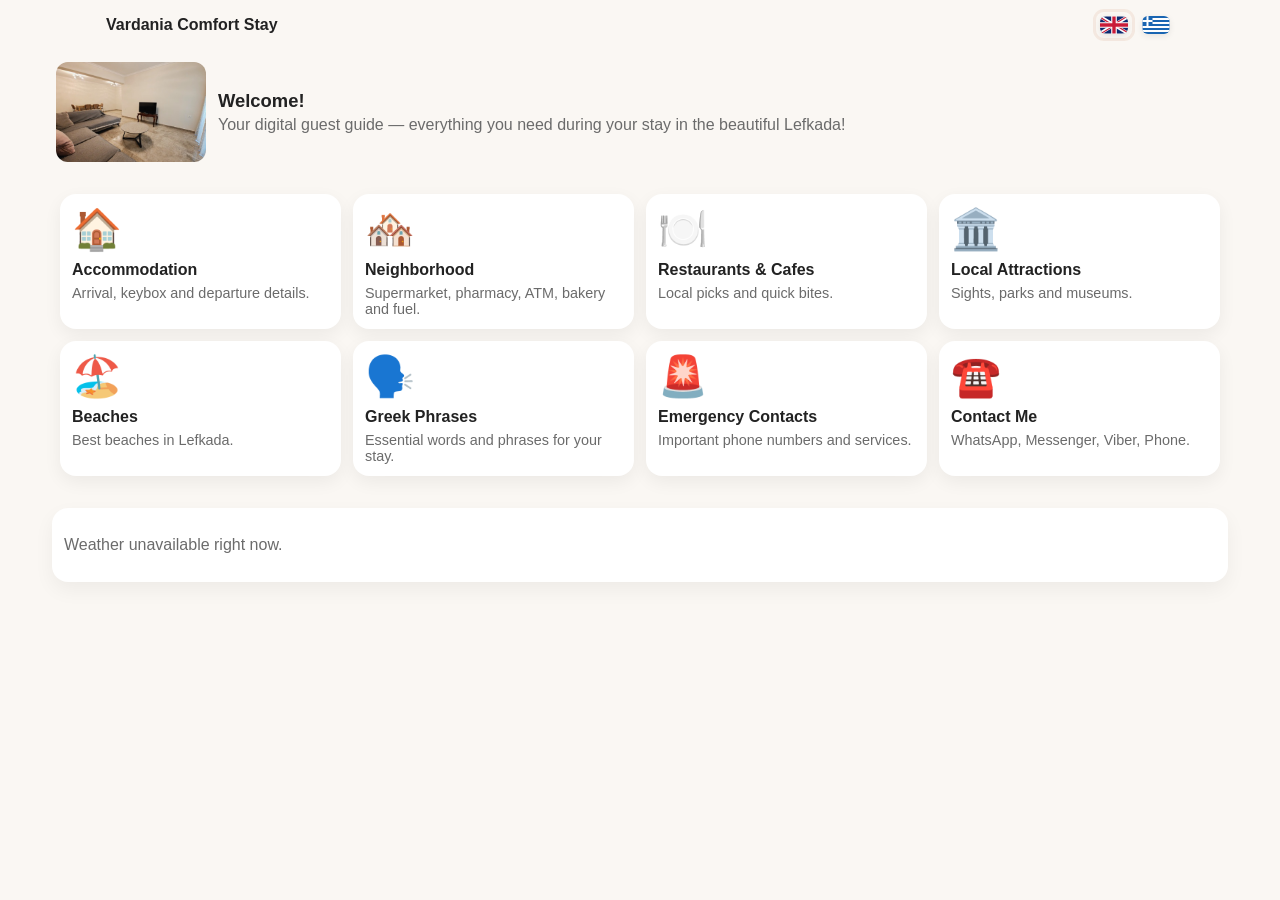
<file: index.html>
<!doctype html>
<html lang="en">
<head>
  <meta charset="utf-8" />
  <meta name="viewport" content="width=device-width,initial-scale=1" />
  <title>Apartment Guide</title>
  <link rel="icon" type="image/png" href="assets/images/favicon.png">
  <link rel="manifest" href="manifest.json" id="app-manifest">
  <meta name="theme-color" content="#c47a4a">
  <link rel="apple-touch-icon" href="assets/images/icon-192.png">
  <meta name="apple-mobile-web-app-capable" content="yes">
  <meta name="apple-mobile-web-app-status-bar-style" content="default">
  <link rel="stylesheet" href="assets/css/styles.css">
</head>
<body>
  <header class="site-header">
    <div class="header-left">
      <span class="site-name" data-site-name>Cozy City Apartment</span>
    </div>
    <div class="lang-switch" role="group" aria-label="Language switch">
      <button type="button" class="lang-btn active" data-lang="en" aria-label="Switch language to English">
        <img src="assets/images/flag-gb.svg" alt="English" class="flag-icon">
      </button>
      <button type="button" class="lang-btn" data-lang="gr" aria-label="Switch language to Greek">
        <img src="assets/images/flag-gr.svg" alt="Greek" class="flag-icon">
      </button>
    </div>
  </header>

  <main>
    <section class="hero">
      <img src="assets/images/hero.svg" alt="Apartment" class="hero-img" width="150" height="100">
      <div class="hero-text">
        <h2 data-welcome-title>Welcome!</h2>
        <p data-welcome-text>Your digital guest guide — everything you need during your stay.</p>
      </div>
    </section>

    <section class="menu-grid" aria-label="Main navigation">
      <a class="card" href="pages/accommodation.html" data-card-id="checkin">
        <span class="card-icon">🏠</span>
        <h3>Accommodation</h3>
        <p>Arrival, keybox and departure details.</p>
      </a>
      
      <a class="card" href="pages/neighborhood.html" data-card-id="neighborhood">
        <span class="card-icon">🏘️</span>
        <h3>Neighborhood</h3>
        <p>Supermarket, pharmacy, ATM, bakery and fuel.</p>
      </a>

      <a class="card" href="pages/restaurants.html" data-card-id="restaurants">
        <span class="card-icon">🍽️</span>
        <h3>🍽 Restaurants</h3>
        <p>Our local picks and quick bites.</p>
      </a>

      <a class="card" href="pages/attractions.html" data-card-id="attractions">
        <span class="card-icon">🏛️</span>
        <h3>Local Attractions</h3>
        <p>Sights, parks and museums nearby.</p>
      </a>

      <a class="card" href="pages/beaches.html" data-card-id="beaches">
        <span class="card-icon">🏖️</span>
        <h3>Beaches</h3>
        <p>Best beaches in Lefkada.</p>
      </a>

      <a class="card" href="pages/phrases.html" data-card-id="phrases">
        <span class="card-icon">🗣️</span>
        <h3>Greek Phrases</h3>
        <p>Essential words and phrases for your stay.</p>
      </a>
      
      <a class="card" href="pages/emergency.html" data-card-id="emergency">
        <span class="card-icon">🚨</span>
        <h3>Emergency Contacts</h3>
        <p>Important phone numbers and services.</p>
      </a>

      <a class="card" href="pages/contacts.html" data-card-id="contacts">
        <span class="card-icon">☎️</span>
        <h3>Contact Me </h3>
        <p>WhatsApp, Messenger, Viber and Phone.</p>
      </a>
    </section>
    <a class="weather-section" id="weather-section" aria-label="Open detailed weather for Lefkada (opens in new tab)" href="https://www.kairosradar.gr/kairos/leukada/10714543" target="_blank" rel="noopener noreferrer">
      <div class="weather-top" role="presentation">
        <div class="weather-location" id="weather-location">Lefkada</div>
        <div class="weather-right">
          <div class="weather-current-icon" id="weather-current-icon" aria-hidden="true"></div>
          <div class="weather-current-main">
            <div class="weather-current-temp" id="weather-current-temp">--°C</div>
            <div class="weather-desc" id="weather-desc">--</div>
          </div>
        </div>
      </div>
      <div class="forecast-row" id="forecast-row" aria-hidden="false"></div>
    </a>
  </main>

  <script src="assets/js/app.js"></script>
</body>
</html>
</file>
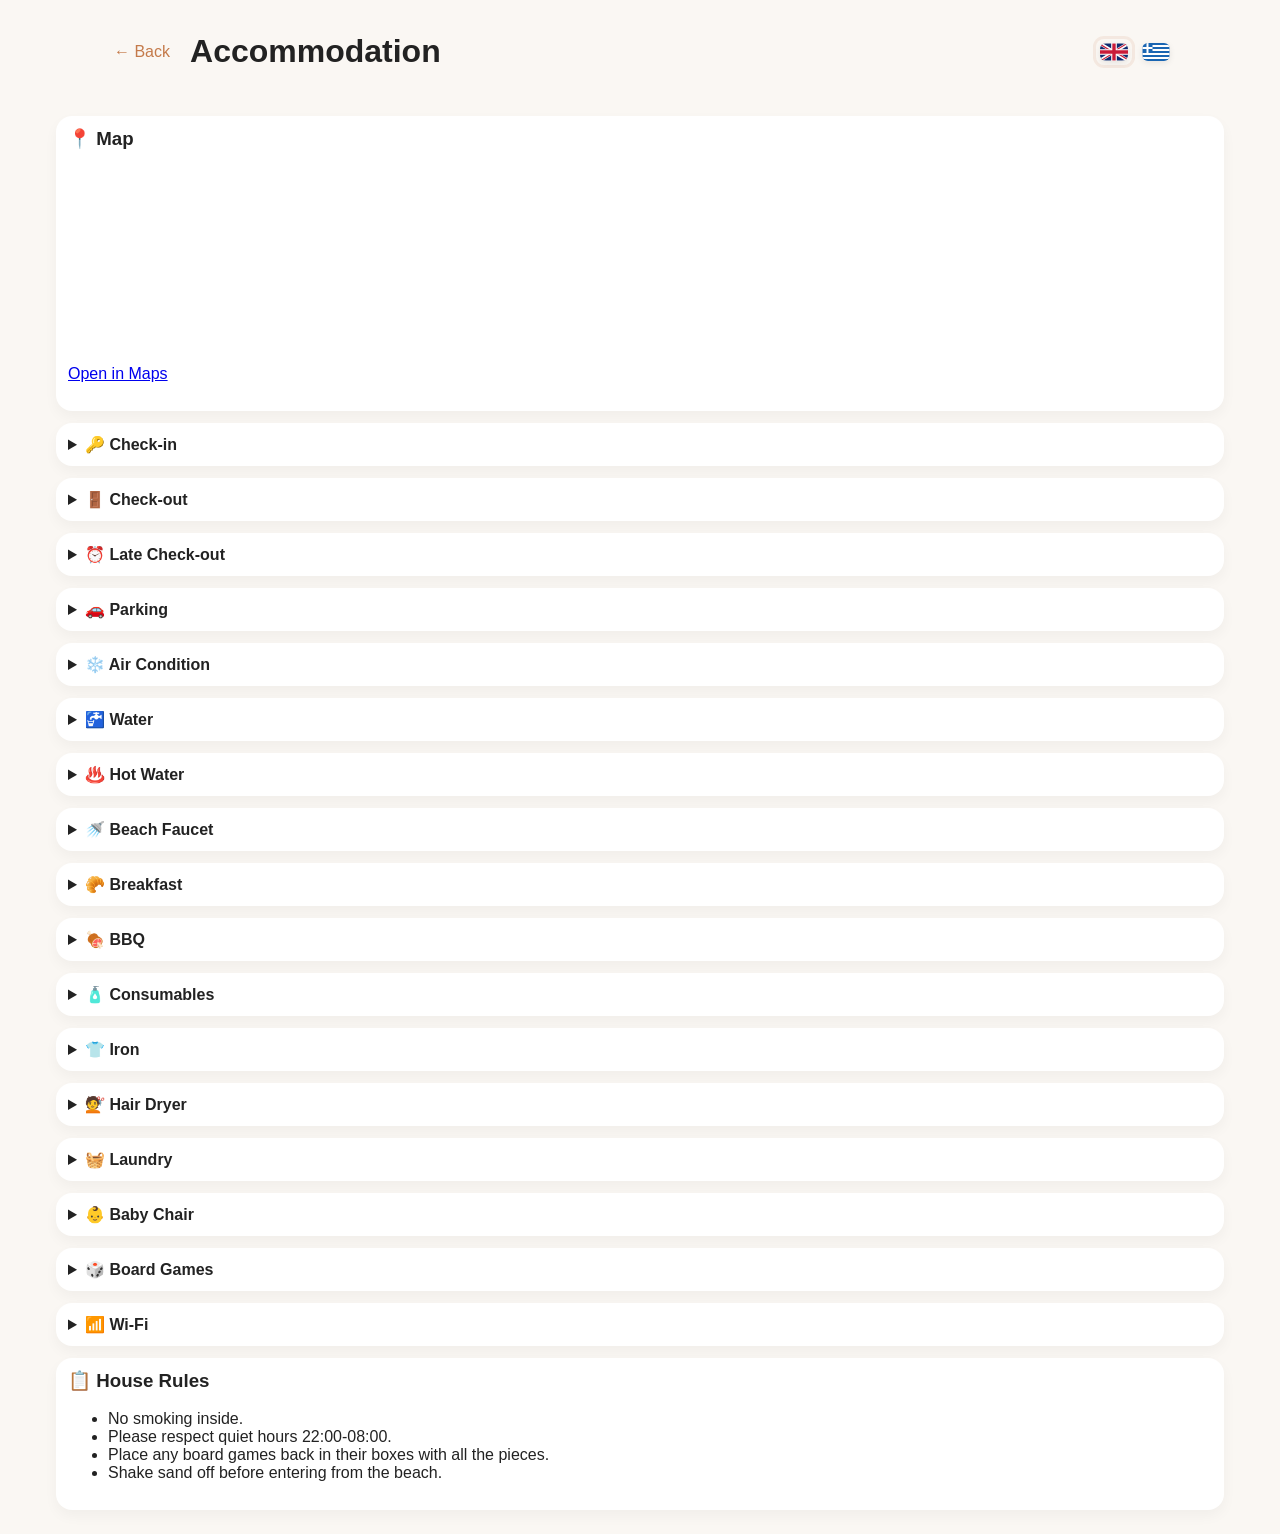
<file: pages/accommodation.html>
<!doctype html>
<html lang="en">
<head>
  <meta charset="utf-8" />
  <meta name="viewport" content="width=device-width,initial-scale=1" />
  <title>Check-in — Apartment Guide</title>
  <link rel="icon" type="image/png" href="../assets/images/favicon.png">
  <link rel="manifest" href="../manifest.json" id="app-manifest">
  <meta name="theme-color" content="#c47a4a">
  <link rel="apple-touch-icon" href="../assets/images/icon-192.png">
  <meta name="apple-mobile-web-app-capable" content="yes">
  <meta name="apple-mobile-web-app-status-bar-style" content="default">
  <link rel="stylesheet" href="../assets/css/styles.css">
</head>
<body>
  <header class="page-header">
    <button class="back" onclick="history.back()" data-i18n="back" aria-label="Back">← Back</button>
    <h1>Accommodation</h1>
    <div class="lang-switch" role="group" aria-label="Language switch">
      <button type="button" class="lang-btn active" data-lang="en" aria-label="Switch language to English">
        <img src="../assets/images/flag-gb.svg" alt="English" class="flag-icon">
      </button>
      <button type="button" class="lang-btn" data-lang="gr" aria-label="Switch language to Greek">
        <img src="../assets/images/flag-gr.svg" alt="Greek" class="flag-icon">
      </button>
    </div>
  </header>

  <main class="page-content" data-page="accommodation">
    <!-- content injected by app.js -->
  </main>

  <script src="../assets/js/app.js"></script>
</body>
</html>
</file>
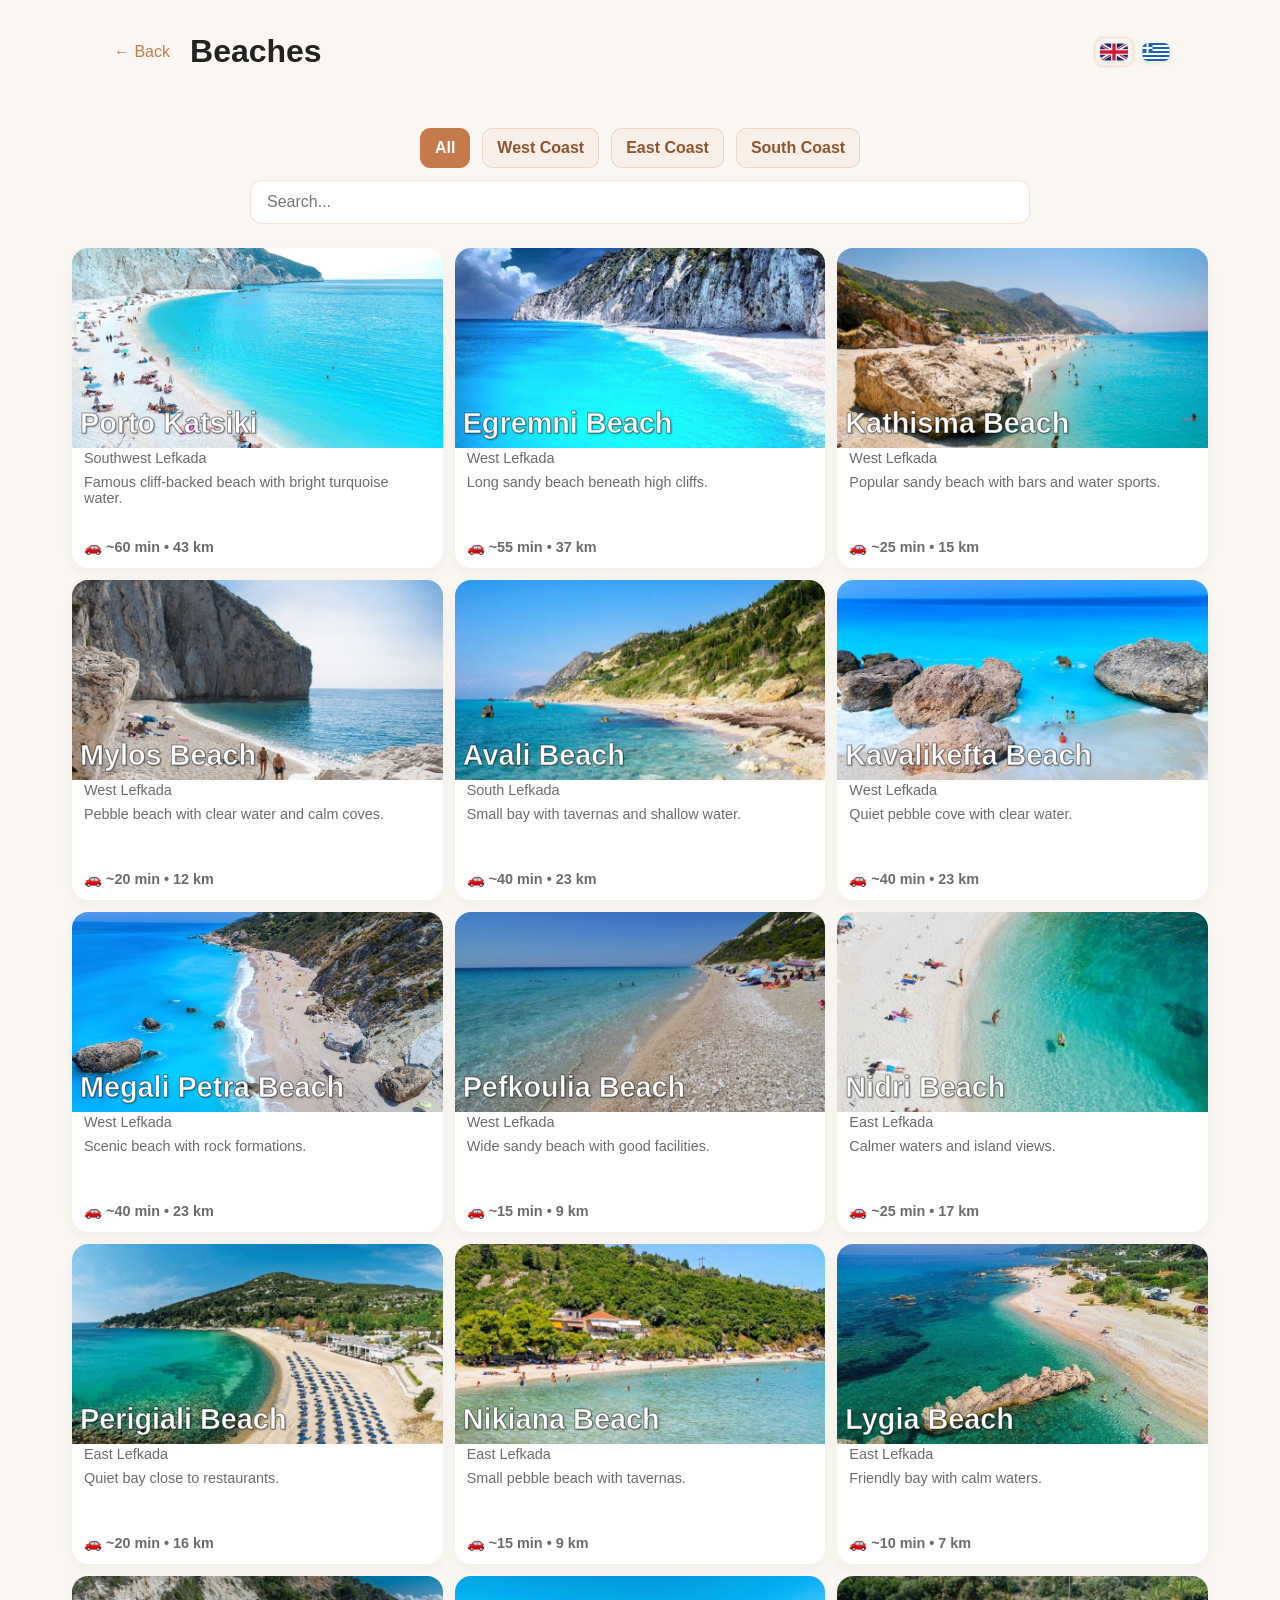
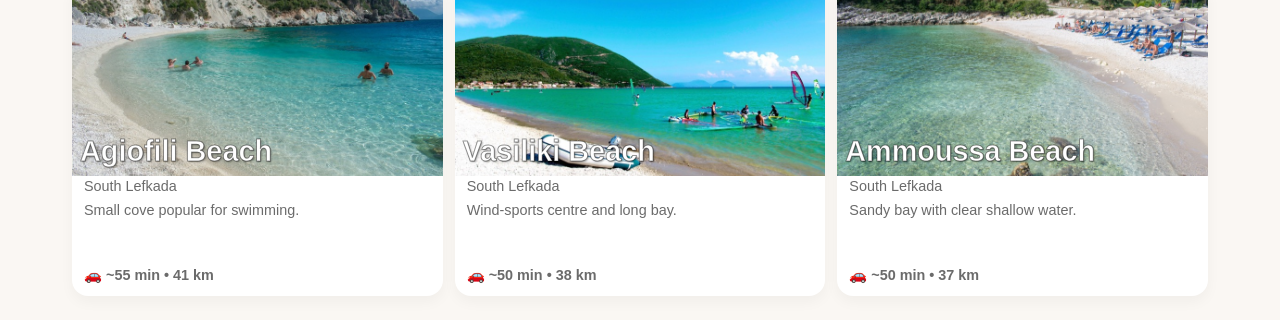
<file: pages/beaches.html>
<!doctype html>
<html lang="en">
<head>
  <meta charset="utf-8" />
  <meta name="viewport" content="width=device-width,initial-scale=1" />
  <title>Beaches — Apartment Guide</title>
  <link rel="icon" type="image/png" href="../assets/images/favicon.png">
  <link rel="manifest" href="../manifest.json" id="app-manifest">
  <meta name="theme-color" content="#c47a4a">
  <link rel="apple-touch-icon" href="../assets/images/icon-192.png">
  <meta name="apple-mobile-web-app-capable" content="yes">
  <meta name="apple-mobile-web-app-status-bar-style" content="default">
  <link rel="stylesheet" href="../assets/css/styles.css">
</head>
<body>
  <header class="page-header">
    <button class="back" onclick="history.back()" data-i18n="back" aria-label="Back">← Back</button>
    <h1>Beaches</h1>
    <div class="lang-switch" role="group" aria-label="Language switch">
      <button type="button" class="lang-btn" data-lang="en" aria-label="Switch language to English">
        <img src="../assets/images/flag-gb.svg" alt="English" class="flag-icon">
      </button>
      <button type="button" class="lang-btn" data-lang="gr" aria-label="Switch language to Greek">
        <img src="../assets/images/flag-gr.svg" alt="Greek" class="flag-icon">
      </button>
    </div>
  </header>

  <main class="page-content" data-page="beaches">
    <!-- beaches rendered here -->
  </main>

  <script src="../assets/js/app.js"></script>
</body>
</html>
</file>
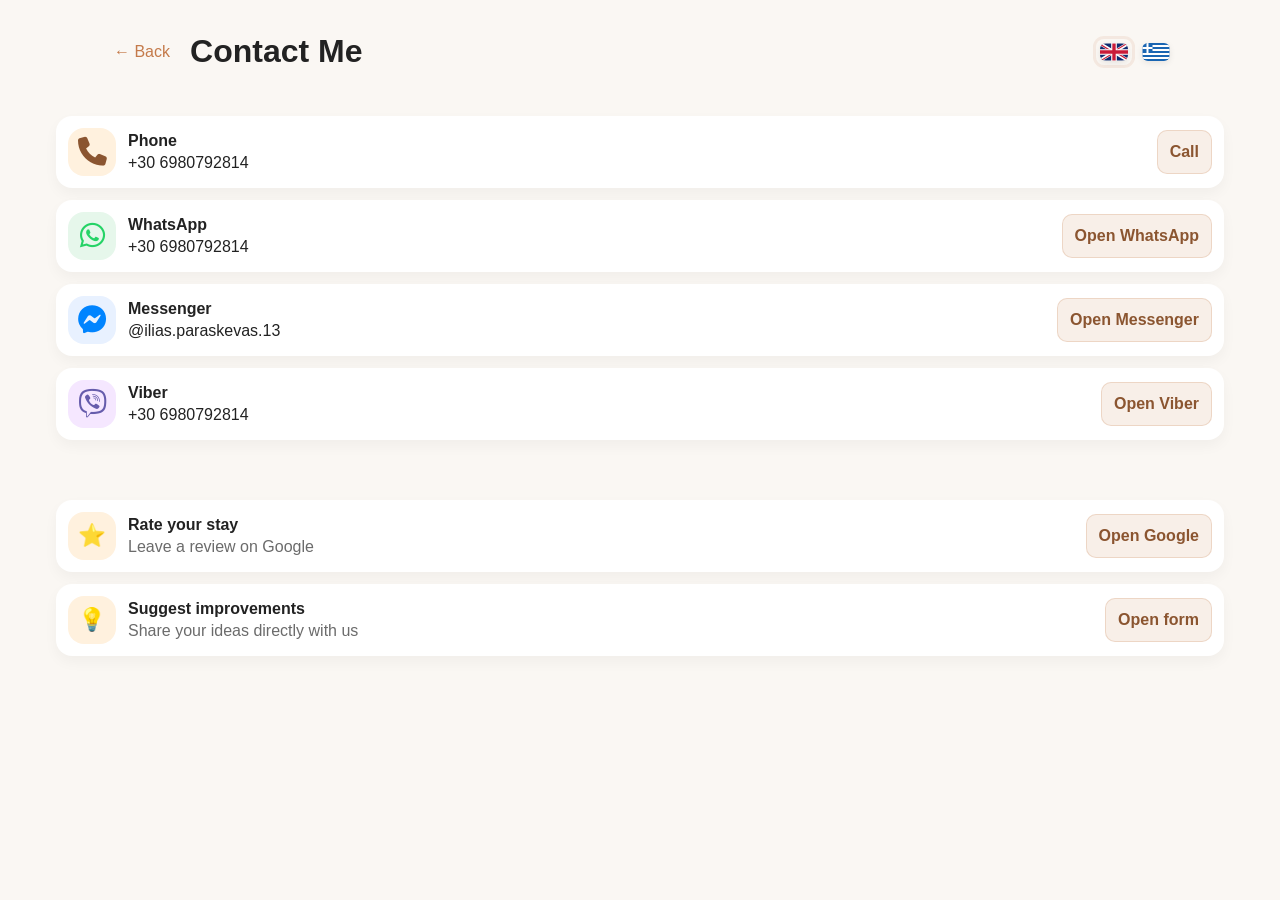
<file: pages/contacts.html>
<!doctype html>
<html lang="en">
<head>
  <meta charset="utf-8" />
  <meta name="viewport" content="width=device-width,initial-scale=1" />
  <title>Contact — Apartment Guide</title>
  <link rel="icon" type="image/png" href="../assets/images/favicon.png">
  <link rel="manifest" href="../manifest.json" id="app-manifest">
  <meta name="theme-color" content="#c47a4a">
  <link rel="apple-touch-icon" href="../assets/images/icon-192.png">
  <meta name="apple-mobile-web-app-capable" content="yes">
  <meta name="apple-mobile-web-app-status-bar-style" content="default">
  <link rel="stylesheet" href="https://cdnjs.cloudflare.com/ajax/libs/font-awesome/6.4.0/css/all.min.css">
  <link rel="stylesheet" href="../assets/css/styles.css">
</head>
<body>
  <header class="page-header">
    <button class="back" onclick="history.back()" data-i18n="back" aria-label="Back">← Back</button>
    <h1>Contact</h1>
    <div class="lang-switch" role="group" aria-label="Language switch">
      <button type="button" class="lang-btn" data-lang="en" aria-label="Switch language to English">
        <img src="../assets/images/flag-gb.svg" alt="English" class="flag-icon">
      </button>
      <button type="button" class="lang-btn" data-lang="gr" aria-label="Switch language to Greek">
        <img src="../assets/images/flag-gr.svg" alt="Greek" class="flag-icon">
      </button>
    </div>
  </header>

  <main class="page-content" data-page="contacts">
    <!-- injected -->
  </main>

  <script src="../assets/js/app.js"></script>
</body>
</html>
</file>
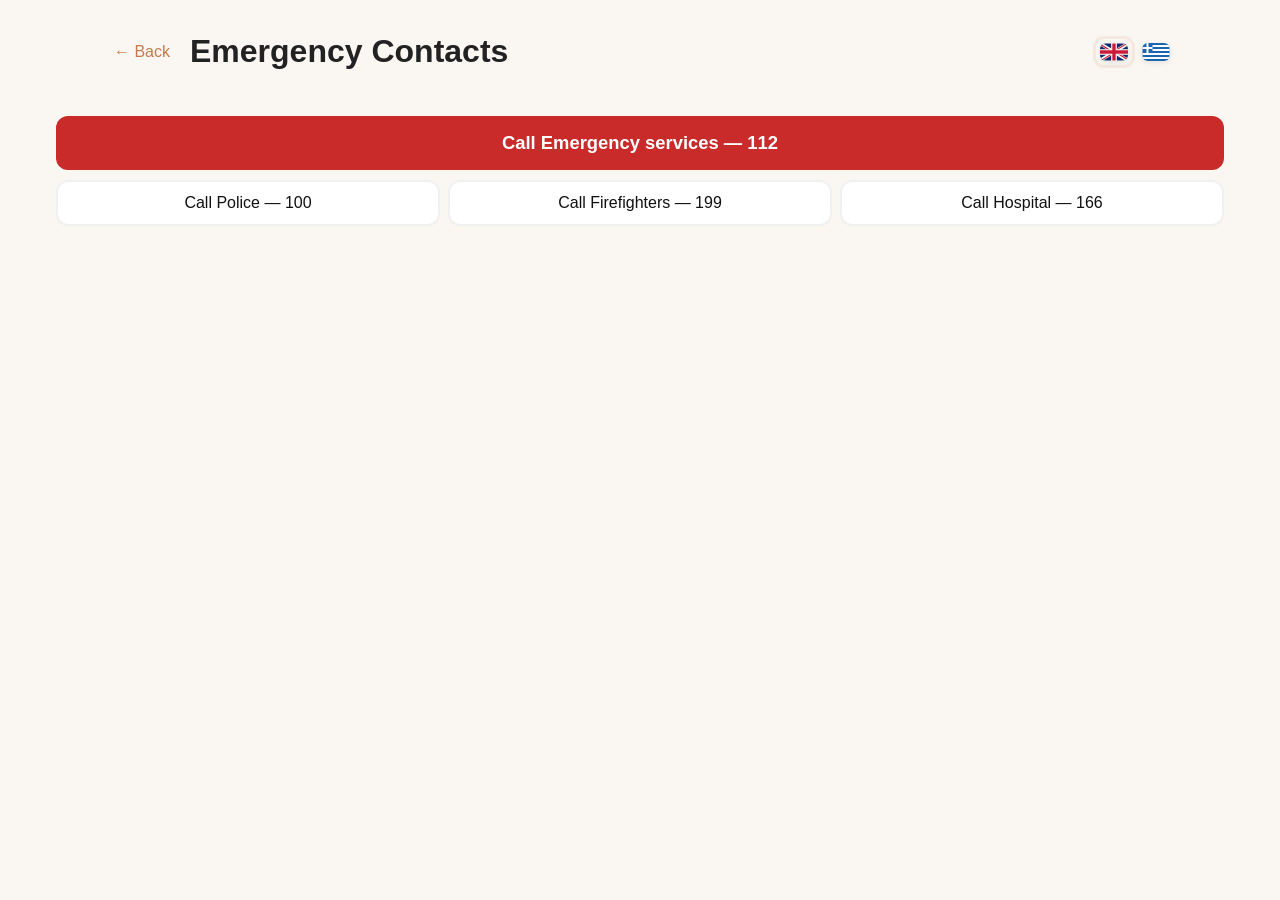
<file: pages/emergency.html>
<!doctype html>
<html lang="en">
<head>
  <meta charset="utf-8" />
  <meta name="viewport" content="width=device-width,initial-scale=1" />
  <title>Emergency — Apartment Guide</title>
  <link rel="icon" type="image/png" href="../assets/images/favicon.png">
  <link rel="manifest" href="../manifest.json" id="app-manifest">
  <meta name="theme-color" content="#c47a4a">
  <link rel="apple-touch-icon" href="../assets/images/icon-192.png">
  <meta name="apple-mobile-web-app-capable" content="yes">
  <meta name="apple-mobile-web-app-status-bar-style" content="default">
  <link rel="stylesheet" href="../assets/css/styles.css">
</head>
<body>
  <header class="page-header">
    <button class="back" onclick="history.back()" data-i18n="back" aria-label="Back">← Back</button>
    <h1>Emergency Contacts</h1>
    <div class="lang-switch" role="group" aria-label="Language switch">
      <button type="button" class="lang-btn active" data-lang="en" aria-label="Switch language to English">
        <img src="../assets/images/flag-gb.svg" alt="English" class="flag-icon">
      </button>
      <button type="button" class="lang-btn" data-lang="gr" aria-label="Switch language to Greek">
        <img src="../assets/images/flag-gr.svg" alt="Greek" class="flag-icon">
      </button>
    </div>
  </header>

  <main class="page-content" data-page="emergency">
    <!-- content injected by app.js -->
  </main>

  <script src="../assets/js/app.js"></script>
</body>
</html>
</file>
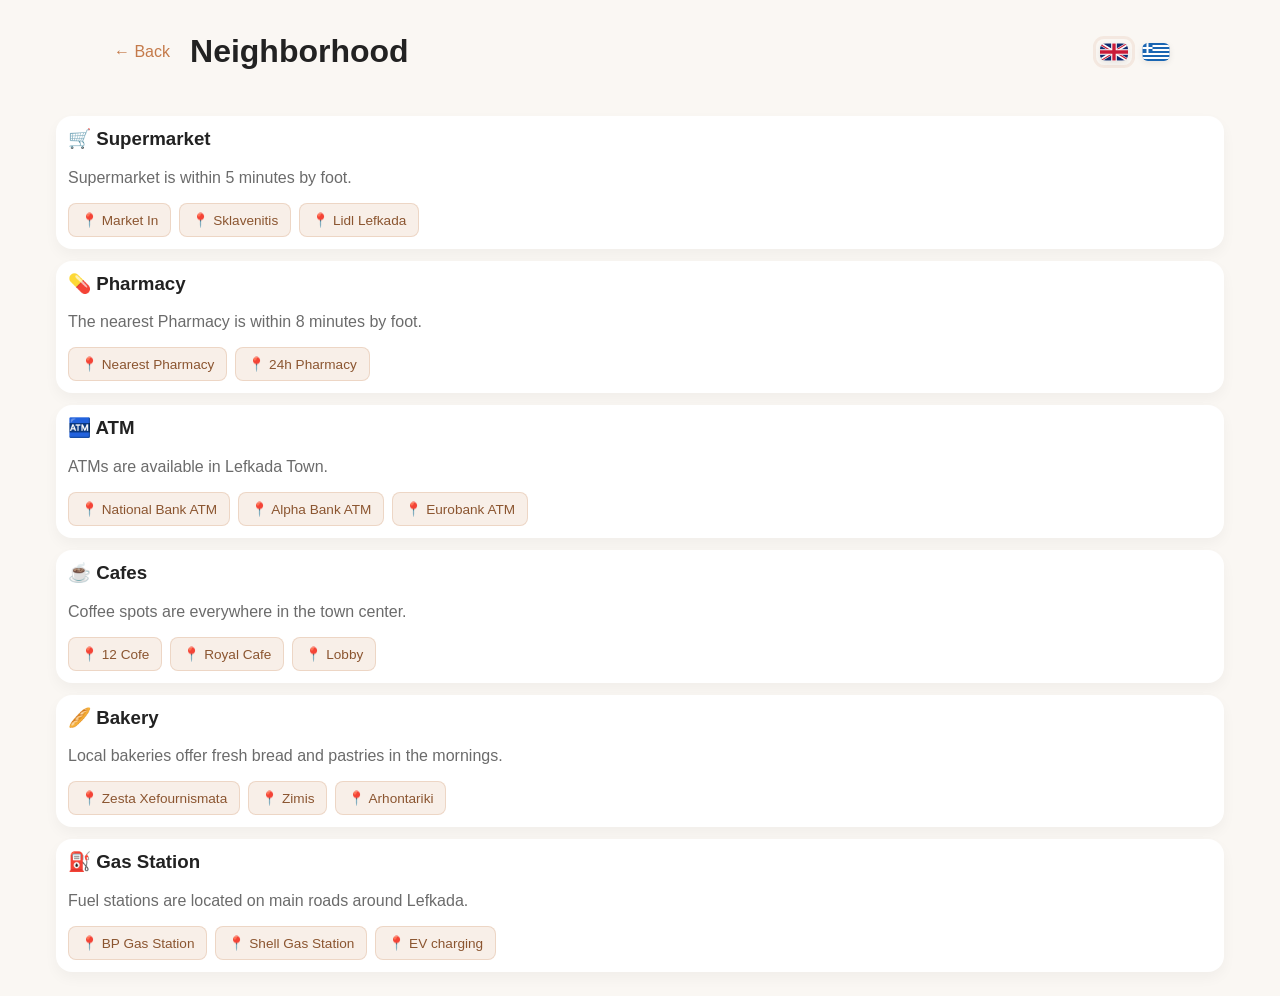
<file: pages/neighborhood.html>
<!doctype html>
<html lang="en">
<head>
  <meta charset="utf-8" />
  <meta name="viewport" content="width=device-width,initial-scale=1" />
  <title>Neighborhood — Apartment Guide</title>
  <link rel="icon" type="image/png" href="../assets/images/favicon.png">
  <link rel="manifest" href="../manifest.json" id="app-manifest">
  <meta name="theme-color" content="#c47a4a">
  <link rel="apple-touch-icon" href="../assets/images/icon-192.png">
  <meta name="apple-mobile-web-app-capable" content="yes">
  <meta name="apple-mobile-web-app-status-bar-style" content="default">
  <link rel="stylesheet" href="../assets/css/styles.css">
</head>
<body>
  <header class="page-header">
    <button class="back" onclick="history.back()" data-i18n="back" aria-label="Back">← Back</button>
    <h1></h1>
    <div class="lang-switch" role="group" aria-label="Language switch">
      <button type="button" class="lang-btn" data-lang="en">
        <img src="../assets/images/flag-gb.svg" alt="English" class="flag-icon">
      </button>
      <button type="button" class="lang-btn" data-lang="gr">
        <img src="../assets/images/flag-gr.svg" alt="Greek" class="flag-icon">
      </button>
    </div>
  </header>
  <main class="page-content" data-page="neighborhood">
    <!-- content populated by app.js from data/content.{en,gr}.json -->
  </main>
  <script src="../assets/js/app.js"></script>
</body>
</html>
</file>
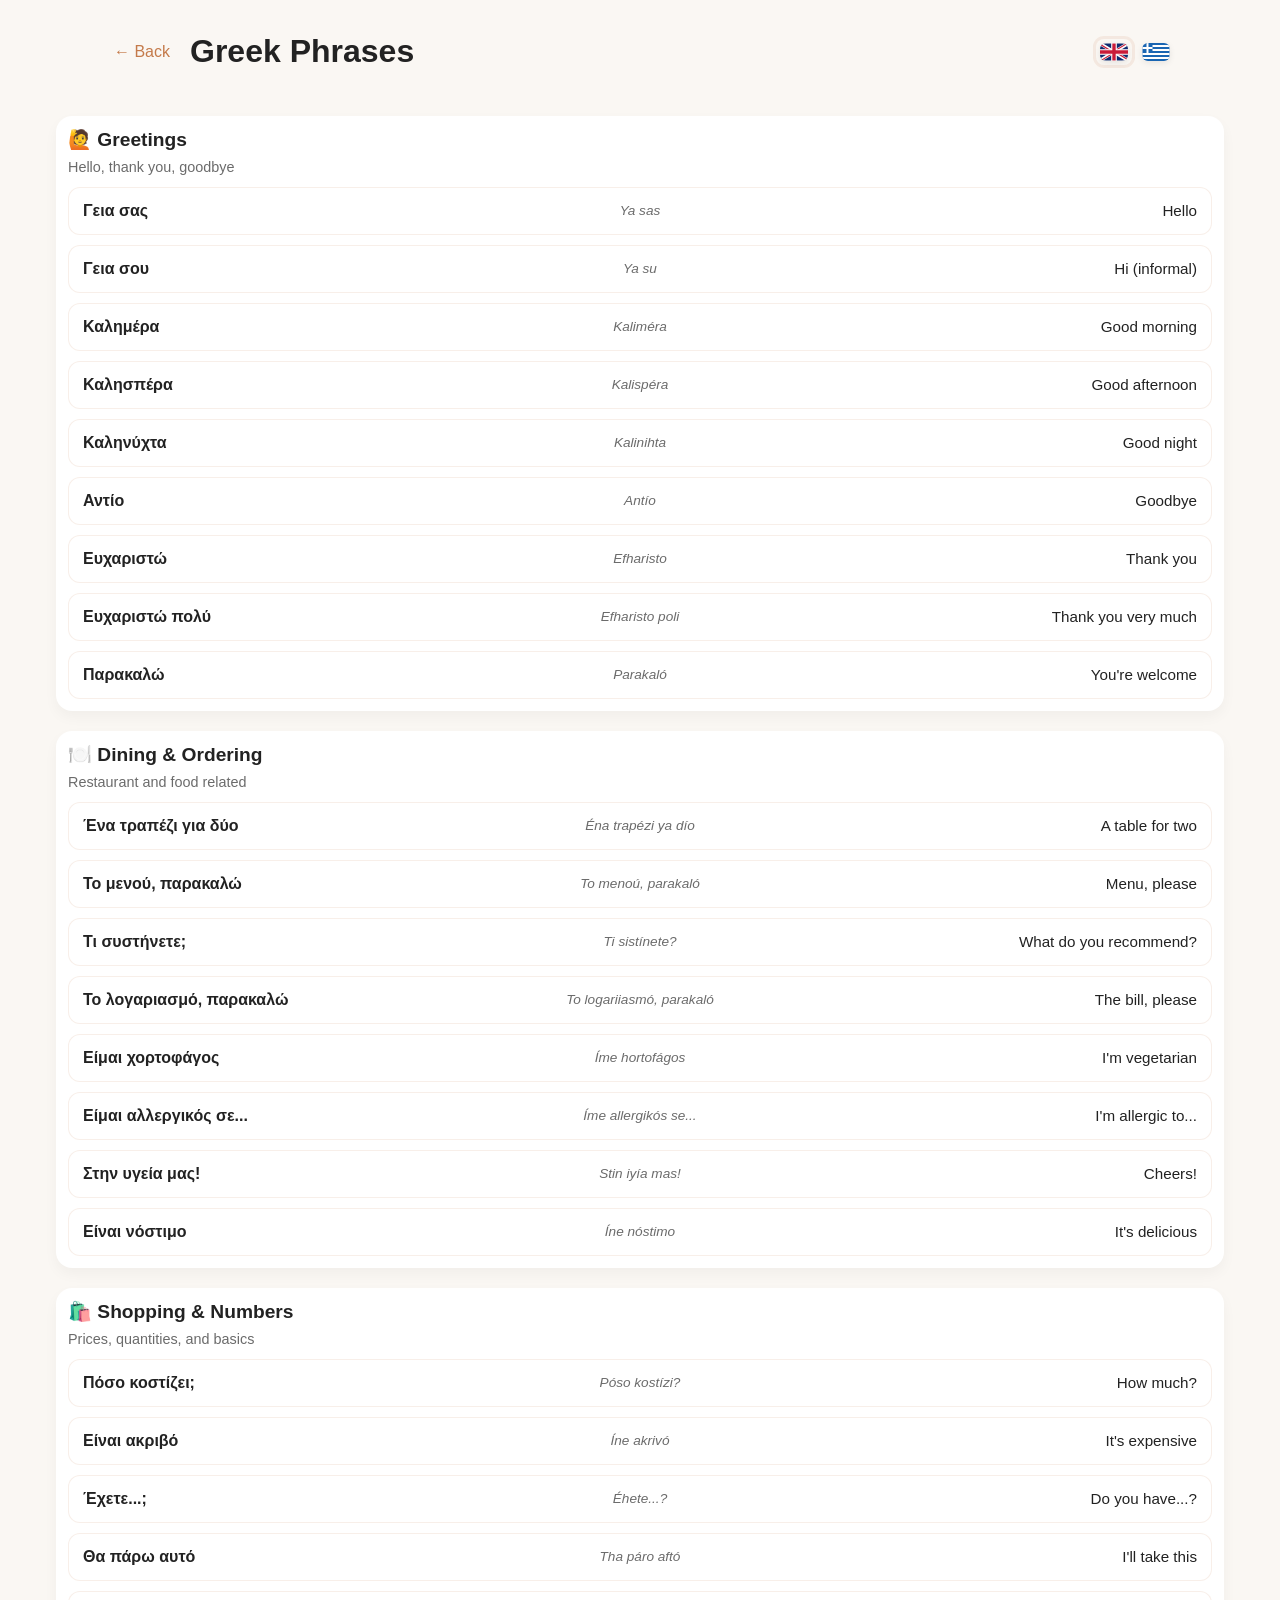
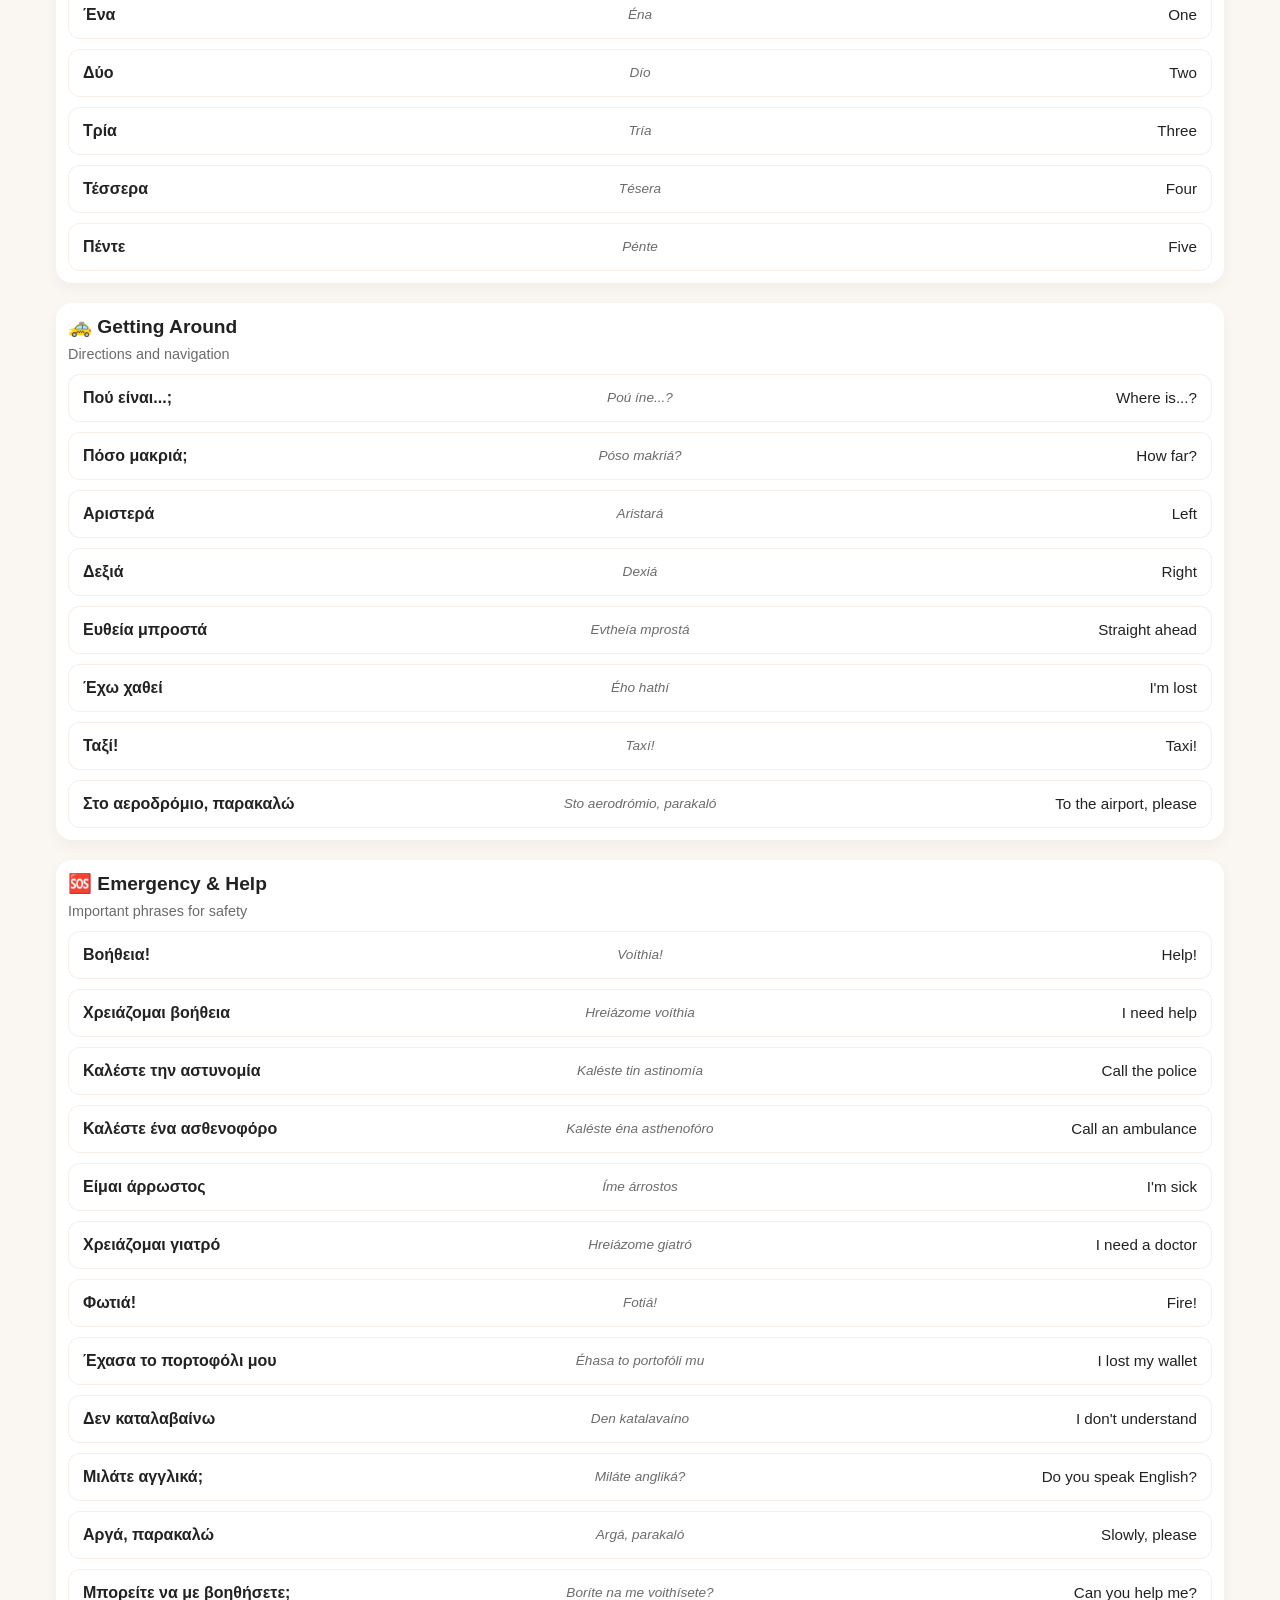
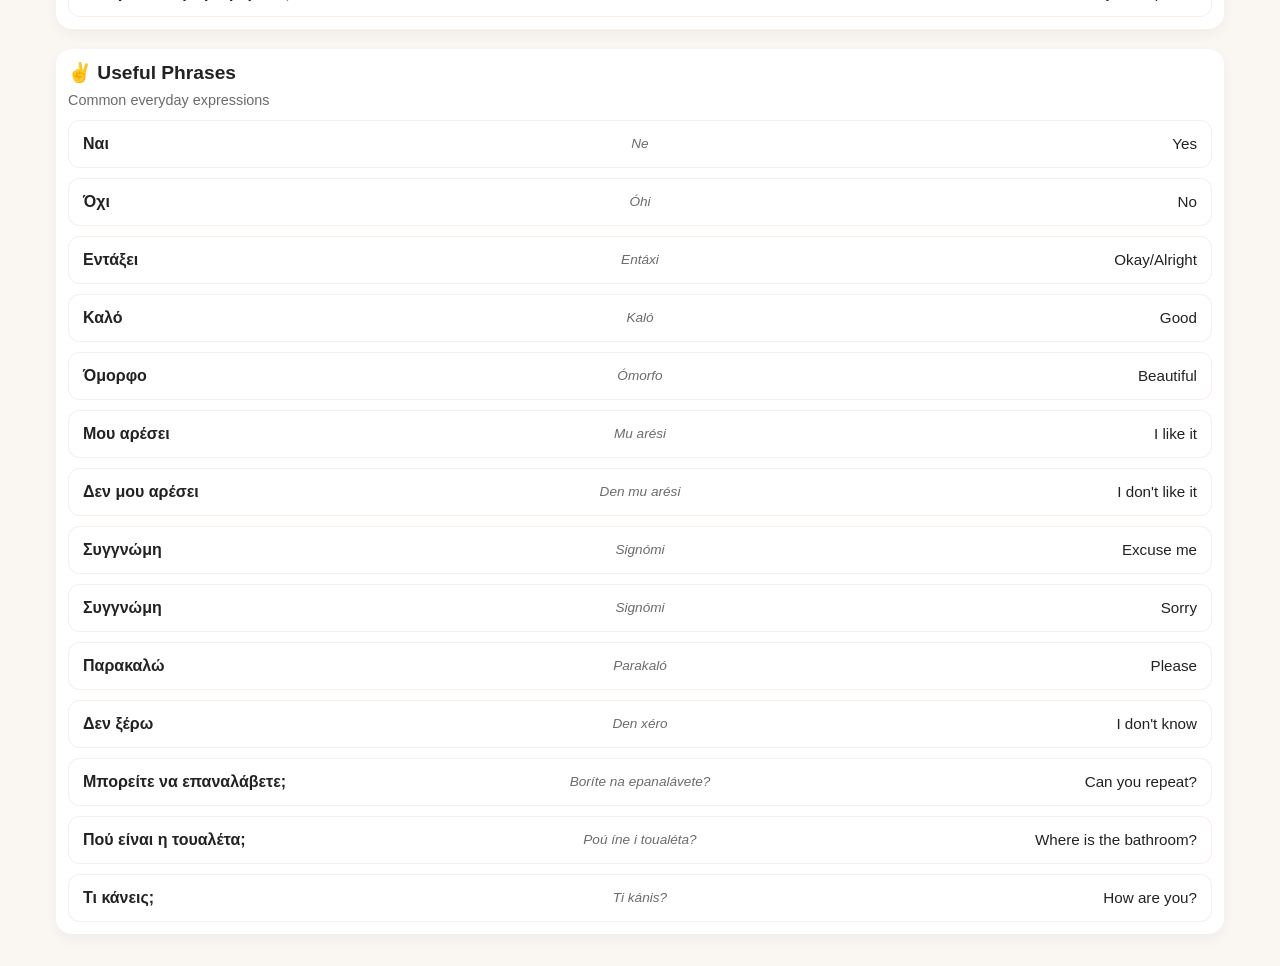
<file: pages/phrases.html>
<!doctype html>
<html lang="en">
<head>
  <meta charset="utf-8" />
  <meta name="viewport" content="width=device-width,initial-scale=1" />
  <title>Greek Phrases — Apartment Guide</title>
  <link rel="icon" type="image/png" href="../assets/images/favicon.png">
  <link rel="manifest" href="../manifest.json" id="app-manifest">
  <meta name="theme-color" content="#c47a4a">
  <link rel="apple-touch-icon" href="../assets/images/icon-192.png">
  <meta name="apple-mobile-web-app-capable" content="yes">
  <meta name="apple-mobile-web-app-status-bar-style" content="default">
  <link rel="stylesheet" href="../assets/css/styles.css">
</head>
<body>
  <header class="page-header">
    <button class="back" onclick="history.back()" data-i18n="back" aria-label="Back">← Back</button>
    <h1>Greek Phrases</h1>
    <div class="lang-switch" role="group" aria-label="Language switch">
      <button type="button" class="lang-btn" data-lang="en" aria-label="Switch language to English">
        <img src="../assets/images/flag-gb.svg" alt="English" class="flag-icon">
      </button>
      <button type="button" class="lang-btn" data-lang="gr" aria-label="Switch language to Greek">
        <img src="../assets/images/flag-gr.svg" alt="Greek" class="flag-icon">
      </button>
    </div>
  </header>

  <main class="page-content" data-page="phrases">
    <!-- injected -->
  </main>

  <script src="../assets/js/app.js"></script>
</body>
</html>
</file>
<file: assets/css/styles.css>
:root {
  --bg: #faf7f3;
  --card: #fff;
  --muted: #6b6b6b;
  --accent: #c47a4a;
  --radius: 12px;
}
* {
  box-sizing: border-box;
}
body {
  font-family:
    -apple-system, BlinkMacSystemFont, "Segoe UI", Roboto, "Helvetica Neue",
    Arial;
  margin: 0;
  background: var(--bg);
  color: #222;
}
.site-header {
  display: flex;
  justify-content: space-between;
  align-items: center;
  padding: 12px 16px;
  background: transparent;
  gap: 12px;
}
.header-left {
  display: flex;
  align-items: center;
  gap: 12px;
}
.apt-name {
  font-size: 1rem;
  margin: 0;
}
.site-name {
  font-size: 1rem;
  font-weight: 600;
  white-space: nowrap;
  overflow: hidden;
  text-overflow: ellipsis;
  max-width: 240px;
}
.lang-switch {
  margin-left: auto;
  display: flex;
  gap: 6px;
  align-items: center;
}
.lang-btn {
  background: transparent;
  border: 0;
  padding: 4px;
  border-radius: 8px;
  margin-left: 0;
  line-height: 1;
  cursor: pointer;
  display: inline-flex;
  align-items: center;
  justify-content: center;
}
.flag-icon {
  width: 28px;
  height: 18px;
  border-radius: 6px;
  display: block;
  box-shadow: 0 2px 6px rgba(0, 0, 0, 0.08);
}
.lang-btn.active,
.lang-btn[aria-pressed="true"] {
  box-shadow: 0 0 0 3px rgba(196, 122, 74, 0.12);
}
.lang-btn {
  opacity: 0.95;
}
.lang-btn:focus {
  outline: 3px solid rgba(196, 122, 74, 0.18);
  outline-offset: 2px;
}

.hero {
  display: flex;
  align-items: center;
  gap: 12px;
  padding: 12px 16px;
}
.hero-img {
  width: 110px;
  height: 80px;
  border-radius: 12px;
  object-fit: cover;
  flex-shrink: 0;
}
.hero-text h2 {
  margin: 0;
  font-size: 1.15rem;
}
.hero-text p {
  margin: 4px 0 0;
  color: var(--muted);
}

.menu-grid {
  display: grid;
  grid-template-columns: repeat(2, 1fr);
  gap: 12px;
  padding: 12px;
}
.card {
  display: block;
  background: var(--card);
  padding: 12px;
  border-radius: 16px;
  text-decoration: none;
  color: inherit;
  box-shadow: 0 6px 18px rgba(0, 0, 0, 0.06);
  transition:
    transform 0.12s ease,
    box-shadow 0.12s ease;
}
.card:hover {
  transform: translateY(-4px);
  box-shadow: 0 10px 30px rgba(0, 0, 0, 0.09);
}
.card:active {
  transform: translateY(-1px);
}
.card-icon {
  font-size: 40px;
  display: block;
  margin-bottom: 8px;
}
.card h3 {
  margin: 0 0 6px;
  font-size: 1rem;
}
.card p {
  margin: 0;
  color: var(--muted);
  font-size: 0.9rem;
}

/* Page layout */
.page-header {
  display: flex;
  align-items: center;
  gap: 12px;
  padding: 12px 16px;
  background: transparent;
  flex-wrap: wrap;
}
.back {
  background: transparent;
  border: none;
  color: var(--accent);
  font-size: 1rem;
  padding: 8px;
  border-radius: 8px;
}
.page-content {
  padding: 12px 16px;
}
.section {
  background: var(--card);
  padding: 12px;
  border-radius: 16px;
  margin-bottom: 12px;
  box-shadow: 0 6px 14px rgba(0, 0, 0, 0.04);
}
.section h3 {
  margin-top: 0;
}

/* Shop buttons */
.shop-buttons {
  display: flex;
  flex-wrap: wrap;
  gap: 8px;
  margin-top: 8px;
}
.shop-btn {
  display: inline-flex;
  align-items: center;
  gap: 4px;
  padding: 8px 12px;
  border-radius: 8px;
  border: 1px solid rgba(196, 122, 74, 0.22);
  background: #f8efe8;
  color: #8b5530;
  text-decoration: none;
  font-size: 0.85rem;
  font-weight: 500;
  white-space: nowrap;
  transition:
    background 0.2s ease,
    border-color 0.2s ease;
}
.shop-btn:hover {
  background: #f4e5d9;
  border-color: rgba(196, 122, 74, 0.38);
}
.shop-btn:focus {
  outline: 3px solid rgba(196, 122, 74, 0.2);
  outline-offset: 2px;
}

/* Accommodation subsections: text and photo side by side on wide screens,
   photo stacked underneath on phones. Shared by the Wi-Fi QR block. */
.info-card {
  display: flex;
  gap: 16px;
  align-items: flex-start;
  border-radius: 10px;
}
.info-text {
  flex: 1 1 auto;
  min-width: 0;
}
.info-media {
  flex: 0 0 auto;
  width: 240px;
  max-width: 40%;
}
.info-media .info-image {
  width: 100%;
  height: auto;
  display: block;
  border-radius: 10px;
}
.section-links {
  margin: 8px 0 0;
  padding-left: 18px;
}
.section-links li {
  margin-bottom: 4px;
}
.section-links a {
  color: var(--accent);
}

.wifi-password {
  display: flex;
  gap: 8px;
  align-items: center;
}
.wifi-password .muted {
  font-weight: 600;
}
.wifi-qr {
  padding: 8px;
  text-align: center;
  flex: 0 0 auto;
  display: flex;
  align-items: center;
  justify-content: center;
}
.wifi-qr img,
.wifi-qr .wifi-qr-image {
  width: 100%;
  max-width: 180px;
  height: auto;
  display: block;
  margin: 0 auto;
  border-radius: 8px;
}

@media (max-width: 700px) {
  .info-card {
    flex-direction: column;
    align-items: stretch;
    gap: 8px;
  }
  .info-media {
    width: 100%;
    max-width: 100%;
  }
  .wifi-qr {
    margin-top: 8px;
  }
}

/* dataset cards images full-width inside card */
.ds-card img {
  width: 100%;
  height: auto;
  display: block;
  border-radius: 8px 8px 0 0;
}
.ds-card {
  background: var(--card);
  border-radius: 16px;
  overflow: hidden;
  box-shadow: 0 6px 14px rgba(0, 0, 0, 0.04);
  margin-bottom: 12px;
}
.ds-body {
  padding: 12px;
}
.beach-body p {
  margin: 15px 0;
}

.beach-body p:first-child {
  margin-top: -10px;
}

.ds-link {
  display: block;
  text-decoration: none;
  color: inherit;
}
.ds-link .ds-card:hover {
  transform: translateY(-4px);
}
.beach-link .beach-card {
  transition:
    transform 0.12s ease,
    box-shadow 0.12s ease;
}
.beach-link:hover .beach-card {
  transform: translateY(-4px);
  box-shadow: 0 10px 30px rgba(0, 0, 0, 0.08);
}
.time-estimate {
  font-weight: 600;
}

/* beaches card image overlay */
.beach-media {
  position: relative;
}

/* Beaches page */
.beaches-controls {
  display: flex;
  gap: 12px;
  padding: 12px 16px;
  flex-wrap: wrap;
  align-items: center;
  justify-content: center;
}
.beaches-controls input[type="search"] {
  width: 780px;
  padding: 12px 16px;
  border: 1px solid rgba(196, 122, 74, 0.22);
  border-radius: 12px;
  background: #fff;
  font: inherit;
  color: inherit;
  outline: none;
  transition: border-color 0.2s ease;
}
.beaches-controls input[type="search"]:focus {
  border-color: var(--accent);
  box-shadow: 0 0 0 3px rgba(196, 122, 74, 0.12);
}
.filter-btn {
  background: #f8efe8;
  border: 1px solid rgba(196, 122, 74, 0.22);
  color: #8b5530;
  padding: 10px 14px;
  border-radius: 10px;
  font: inherit;
  font-weight: 600;
  cursor: pointer;
  transition:
    background 0.2s ease,
    border-color 0.2s ease;
}
.filter-btn:hover {
  background: #f4e5d9;
}
.filter-btn.active {
  background: var(--accent);
  border-color: var(--accent);
  color: #fff;
}
.beaches-grid {
  display: grid;
  grid-template-columns: repeat(auto-fill, minmax(280px, 1fr));
  gap: 12px;
  padding: 12px 16px;
}
.beach-card {
  background: var(--card);
  border-radius: 16px;
  overflow: hidden;
  box-shadow: 0 6px 14px rgba(0, 0, 0, 0.04);
  transition:
    transform 0.12s ease,
    box-shadow 0.12s ease;
  height: 320px;
  display: flex;
  flex-direction: column;
}
.beach-card:hover {
  transform: translateY(-4px);
  box-shadow: 0 10px 30px rgba(0, 0, 0, 0.08);
}
.beach-media {
  height: 200px;
  overflow: hidden;
}
.beach-media img {
  width: 100%;
  height: 100%;
  display: block;
  object-fit: cover;
}
.beach-overlay {
  position: absolute;
  bottom: 0;
  left: 0;
  right: 0;
  padding: 8px;
  color: #fff;
}
.beach-overlay h3 {
  margin: 0;
  font-size: 1.8rem;
  -webkit-text-stroke: 1px rgba(0, 0, 0, 0.4);
  text-shadow: 1px 1px 2px rgba(0, 0, 0, 0.4);
}
.beach-body {
  flex: 1;
  padding: 12px;
  display: flex;
  flex-direction: column;
  justify-content: space-between;
}
.beach-body p {
  margin: 0;
  color: var(--muted);
  font-size: 0.9rem;
}
.beach-body p:first-child {
  margin-bottom: 8px;
}
.beach-body .time-estimate {
  margin-top: auto;
  font-weight: 600;
}

/* responsive beaches controls */
@media (max-width: 640px) {
  .beaches-controls {
    flex-direction: column;
    gap: 8px;
  }
  .beaches-controls input[type="search"] {
    width: 100%;
    max-width: 400px;
    margin: 0 auto;
  }
}

/* Restaurants page */
.ds-list {
  display: grid;
  grid-template-columns: repeat(auto-fill, minmax(280px, 1fr));
  gap: 12px;
  padding: 12px 16px;
}
.restaurant-link .restaurant-card {
  transition:
    transform 0.12s ease,
    box-shadow 0.12s ease;
}
.restaurant-link:hover .restaurant-card {
  transform: translateY(-4px);
  box-shadow: 0 10px 30px rgba(0, 0, 0, 0.08);
}
.restaurant-card {
  background: var(--card);
  border-radius: 16px;
  overflow: hidden;
  box-shadow: 0 6px 14px rgba(0, 0, 0, 0.04);
  transition:
    transform 0.12s ease,
    box-shadow 0.12s ease;
  height: 320px;
  display: flex;
  flex-direction: column;
}
.restaurant-media {
  height: 200px;
  overflow: hidden;
  position: relative;
}
.restaurant-media img {
  width: 100%;
  height: 100%;
  display: block;
  object-fit: cover;
}
.restaurant-overlay {
  position: absolute;
  bottom: 0;
  left: 0;
  padding: 8px;
  color: #fff;
}
.restaurant-overlay h3 {
  margin: 0;
  font-size: 1.8rem;
  -webkit-text-stroke: 1px rgba(0, 0, 0, 0.4);
  text-shadow: 1px 1px 2px rgba(0, 0, 0, 0.4);
}
.restaurant-body {
  flex: 1;
  padding: 12px;
  display: flex;
  flex-direction: column;
}
.restaurant-body p {
  margin: 0;
  color: var(--muted);
  font-size: 0.9rem;
}
.restaurant-body p:first-child {
  margin-bottom: 8px;
}
.restaurant-body .time-estimate {
  margin-top: auto;
  font-weight: 600;
}

/* Attractions page */
.attraction-link .attraction-card {
  transition:
    transform 0.12s ease,
    box-shadow 0.12s ease;
}
.attraction-link:hover .attraction-card {
  transform: translateY(-4px);
  box-shadow: 0 10px 30px rgba(0, 0, 0, 0.08);
}
.attraction-card {
  background: var(--card);
  border-radius: 16px;
  overflow: hidden;
  box-shadow: 0 6px 14px rgba(0, 0, 0, 0.04);
  transition:
    transform 0.12s ease,
    box-shadow 0.12s ease;
  height: 320px;
  display: flex;
  flex-direction: column;
}
.attraction-media {
  height: 200px;
  overflow: hidden;
  position: relative;
}
.attraction-media img {
  width: 100%;
  height: 100%;
  display: block;
  object-fit: cover;
}
.attraction-overlay {
  position: absolute;
  bottom: 0;
  left: 0;
  padding: 8px;
  color: #fff;
}
.attraction-overlay h3 {
  margin: 0;
  font-size: 1.8rem;
  -webkit-text-stroke: 1px rgba(0, 0, 0, 0.4);
  text-shadow: 1px 1px 2px rgba(0, 0, 0, 0.4);
}
.attraction-body {
  flex: 1;
  padding: 12px;
  display: flex;
  flex-direction: column;
}
.attraction-body p {
  margin: 0;
  color: var(--muted);
  font-size: 0.9rem;
}
.attraction-body p:first-child {
  margin-bottom: 8px;
}
.attraction-body .time-estimate {
  margin-top: auto;
  font-weight: 600;
}

/* emergency */
.emergency-grid {
  display: flex;
  flex-direction: column;
  gap: 10px;
}
.emergency-btn {
  display: block;
  text-decoration: none;
  text-align: center;
  padding: 12px;
  border-radius: 12px;
  background: #fff;
  color: #111;
  border: 2px solid #f1f1f1;
  font-size: 1rem;
}
.emergency-btn.call {
  background: #fff;
}
.emergency-primary {
  background: #c92a2a;
  color: #fff;
  font-weight: 700;
  font-size: 1.15rem;
  padding: 16px;
  border: none;
}
.emergency-row {
  display: flex;
  gap: 8px;
  flex-wrap: wrap;
}
.emergency-small {
  flex: 1;
}

.sr-only {
  position: absolute;
  width: 1px;
  height: 1px;
  padding: 0;
  margin: -1px;
  overflow: hidden;
  clip: rect(0, 0, 0, 0);
  white-space: nowrap;
  border: 0;
}

.btn {
  display: inline-flex;
  align-items: center;
  justify-content: center;
  min-height: 44px;
  padding: 10px 14px;
  border-radius: 10px;
  border: 1px solid rgba(196, 122, 74, 0.22);
  background: #f8efe8;
  color: #8b5530;
  text-decoration: none;
  font: inherit;
  font-weight: 600;
  cursor: pointer;
  transition:
    transform 0.12s ease,
    box-shadow 0.12s ease,
    background 0.12s ease;
}
.btn:hover {
  transform: translateY(-1px);
  box-shadow: 0 8px 18px rgba(0, 0, 0, 0.06);
  background: #f4e5d9;
}
.btn:focus {
  outline: 3px solid rgba(196, 122, 74, 0.2);
  outline-offset: 2px;
}
.btn:disabled {
  opacity: 0.7;
  cursor: wait;
  transform: none;
  box-shadow: none;
}
.btn-primary {
  background: var(--accent);
  border-color: var(--accent);
  color: #fff;
}
.btn-primary:hover {
  background: #b86d3d;
}

/* Contacts panel */
.contact-panel {
  display: flex;
  flex-direction: column;
  gap: 12px;
}
.contact-card {
  display: flex;
  align-items: center;
  gap: 12px;
  padding: 12px;
  background: var(--card);
  border-radius: 16px;
  box-shadow: 0 6px 14px rgba(0, 0, 0, 0.04);
  transition:
    transform 0.12s ease,
    box-shadow 0.12s ease,
    background 0.12s ease;
}
.contact-card:hover {
  transform: translateY(-2px);
  box-shadow: 0 10px 28px rgba(0, 0, 0, 0.08);
  cursor: pointer;
}
.contact-card:hover .btn {
  background: var(--accent);
  color: #fff;
  border-color: var(--accent);
}
.contact-card:focus-visible {
  outline: 3px solid rgba(196, 122, 74, 0.18);
  outline-offset: 4px;
}
.contact-icon {
  width: 48px;
  height: 48px;
  border-radius: 16px;
  display: inline-flex;
  align-items: center;
  justify-content: center;
  flex-shrink: 0;
  font-size: 1.3rem;
  color: currentColor;
  background: rgba(0, 0, 0, 0.04);
}
.contact-icon i {
  font-size: 1.8rem;
}
.contact-icon-phone {
  background: #857a49;
  color: #fff;
}
.contact-icon-whatsapp {
  background: #e6f7eb;
  color: #25d366;
}
.contact-icon-messenger {
  background: #e8f1ff;
  color: #0084ff;
}
.contact-icon-viber {
  background: #f5e7ff;
  color: #665cac;
}
.contact-icon-action {
  background: #fff1de;
  color: #8b5530;
  font-size: 1.4rem;
  line-height: 1;
}
.contact-body {
  flex: 1;
}
.contact-copy {
  margin-top: 4px;
  word-break: break-word;
}
.contact-actions {
  display: flex;
  gap: 8px;
}
.contact-actions {
  margin-left: auto;
  display: flex;
  gap: 8px;
  align-items: center;
}
.contact-actions .btn {
  padding: 10px 12px;
  border-radius: 10px;
  white-space: nowrap;
}

.contact-modal {
  position: fixed;
  inset: 0;
  display: flex;
  align-items: center;
  justify-content: center;
  padding: 16px;
  background: rgba(17, 21, 26, 0.7);
  z-index: 200;
}
.contact-modal[hidden] {
  display: none;
}
.contact-modal-dialog {
  width: min(100%, 520px);
  background: var(--card);
  border-radius: 16px;
  padding: 20px;
  box-shadow: 0 24px 60px rgba(0, 0, 0, 0.22);
}
.contact-modal-header {
  display: flex;
  align-items: flex-start;
  justify-content: space-between;
  gap: 16px;
  margin-bottom: 16px;
}
.contact-modal-header h2 {
  margin: 0 0 6px;
}
.contact-modal-header p {
  margin: 0;
}
.contact-modal-close {
  width: 40px;
  height: 40px;
  border: none;
  border-radius: 999px;
  background: #f5eee7;
  color: #6f4224;
  font: inherit;
  font-size: 1.5rem;
  line-height: 1;
  cursor: pointer;
  display: inline-flex;
  align-items: center;
  justify-content: center;
  flex-shrink: 0;
}
.contact-form-fields {
  display: flex;
  flex-direction: column;
  gap: 12px;
}
.contact-form textarea {
  width: 100%;
  min-height: 160px;
  padding: 14px;
  border: 1px solid rgba(196, 122, 74, 0.22);
  border-radius: 12px;
  background: #fff;
  font: inherit;
  color: inherit;
  resize: vertical;
}
.contact-form textarea:focus {
  outline: 3px solid rgba(196, 122, 74, 0.16);
  border-color: rgba(196, 122, 74, 0.38);
}
.contact-form-footer {
  display: flex;
  justify-content: flex-end;
  margin-top: 14px;
}
.contact-form-status {
  margin: 12px 0 0;
  min-height: 1.4em;
}
.contact-form-status.is-success {
  color: #1f7a45;
}
.contact-form-status.is-error {
  color: #b42318;
}
body.modal-open {
  overflow: hidden;
}

/* Weather section */
.weather-section {
  background: var(--card);
  margin: 12px;
  padding: 12px;
  border-radius: 16px;
  box-shadow: 0 8px 20px rgba(0, 0, 0, 0.05);
  display: block;
  text-decoration: none;
  color: inherit;
}
.weather-section:hover {
  box-shadow: 0 12px 36px rgba(0, 0, 0, 0.08);
}
.weather-section:focus {
  outline: 3px solid rgba(196, 122, 74, 0.12);
  outline-offset: 4px;
}
.weather-top {
  display: flex;
  align-items: center;
  gap: 12px;
  padding-bottom: 12px;
  border-bottom: 1px solid #f1f1f1;
}
.weather-location {
  font-size: 2.5rem;
  font-weight: 700;
}
.weather-current-icon {
  width: 70px;
}
.weather-right {
  display: flex;
  align-items: flex-end;
  margin-left: auto;
}
.weather-current-temp {
  font-size: 2rem;
  font-weight: 700;
  line-height: 1;
}
.weather-desc {
  color: var(--muted);
  font-size: 0.95rem;
  margin-top: 4px;
}
.weather-current-main {
  display: flex;
  flex-direction: column;
}
.forecast-row {
  display: flex;
  gap: 8px;
  flex-wrap: wrap;
  padding-top: 12px;
  justify-content: center;
}
.forecast-item {
  flex: 0 0 72px;
  width: 72px;
  padding: 8px;
  text-align: center;
  background: transparent;
  border-radius: 8px;
}
.forecast-item .day {
  font-size: 1rem;
  color: var(--muted);
  font-weight: bold;
  color: grey;
}
.forecast-item .icon {
  width: 32px;
  height: 32px;
  margin: 6px auto;
}
.forecast-item .temps {
  font-size: 0.85rem;
  color: var(--muted);
  font-weight: bold;
  color: rgb(51, 51, 51);
}

/* ensure no horizontal overflow */
img,
video,
svg {
  max-width: 100%;
  height: auto;
  display: block;
}
main,
header,
footer {
  max-width: 1100px;
  margin: 0 auto;
}

.restaurant {
  display: flex;
  gap: 12px;
  align-items: center;
}
.restaurant img {
  width: 72px;
  height: 56px;
  border-radius: 8px;
  object-fit: cover;
}
.muted {
  color: var(--muted);
}

/* responsive */
@media (min-width: 640px) {
  .menu-grid {
    grid-template-columns: repeat(3, 1fr);
    padding: 20px;
  }
  .hero-img {
    width: 150px;
    height: 100px;
  }
}
@media (min-width: 1000px) {
  .menu-grid {
    grid-template-columns: repeat(4, 1fr);
    max-width: 1200px;
    margin: 0 auto;
  }
  main {
    max-width: 1200px;
    margin: 0 auto;
  }
}

/* very narrow screens: stack cards vertically */
@media (max-width: 420px) {
  .menu-grid {
    grid-template-columns: 1fr;
  }
  .site-header,
  .page-header {
    align-items: flex-start;
  }
  .site-name {
    max-width: 180px;
  }
}

@media (max-width: 640px) {
  .contact-card {
    align-items: flex-start;
    flex-wrap: wrap;
  }
  .contact-actions {
    margin-left: 0;
    width: 100%;
  }
  .contact-actions .btn {
    width: 100%;
  }
  .contact-modal-dialog {
    padding: 16px;
  }
  .contact-form-footer {
    justify-content: stretch;
  }
  .contact-form-footer .btn {
    width: 100%;
  }
}

/* Phrases section */
.phrases-category {
  margin-bottom: 20px;
}
.phrases-category h3 {
  margin-top: 0;
  margin-bottom: 8px;
  font-size: 1.2rem;
}
.phrases-subtitle {
  margin: 0 0 12px;
  font-size: 0.9rem;
  color: var(--muted);
}
.phrases-list {
  display: flex;
  flex-direction: column;
  gap: 10px;
}
.phrase-card {
  background: #fff;
  border: 1px solid rgba(196, 122, 74, 0.12);
  border-radius: 12px;
  padding: 14px;
  display: grid;
  grid-template-columns: 1fr 1fr 1fr;
  gap: 12px;
  align-items: center;
  cursor: pointer;
  transition: all 0.2s ease;
  user-select: none;
}
.phrase-card:hover,
.phrase-card:focus {
  box-shadow: 0 6px 16px rgba(0, 0, 0, 0.06);
  border-color: rgba(196, 122, 74, 0.22);
  background: #faf7f3;
  outline: none;
}
.phrase-greek {
  font-size: 1rem;
  font-weight: 600;
  color: #222;
  word-break: break-word;
}
.phrase-phonetic {
  font-size: 0.85rem;
  color: var(--muted);
  text-align: center;
  font-style: italic;
}
.phrase-english {
  font-size: 0.95rem;
  color: #222;
  text-align: right;
}

@media (max-width: 640px) {
  .phrase-card {
    grid-template-columns: 1fr;
    gap: 8px;
    padding: 12px;
  }
  .phrase-phonetic {
    text-align: left;
  }
  .phrase-english {
    text-align: left;
  }
}

/* accessible focus */
.card:focus,
.back:focus {
  outline: 3px solid rgba(196, 122, 74, 0.18);
  outline-offset: 2px;
}
</file>
